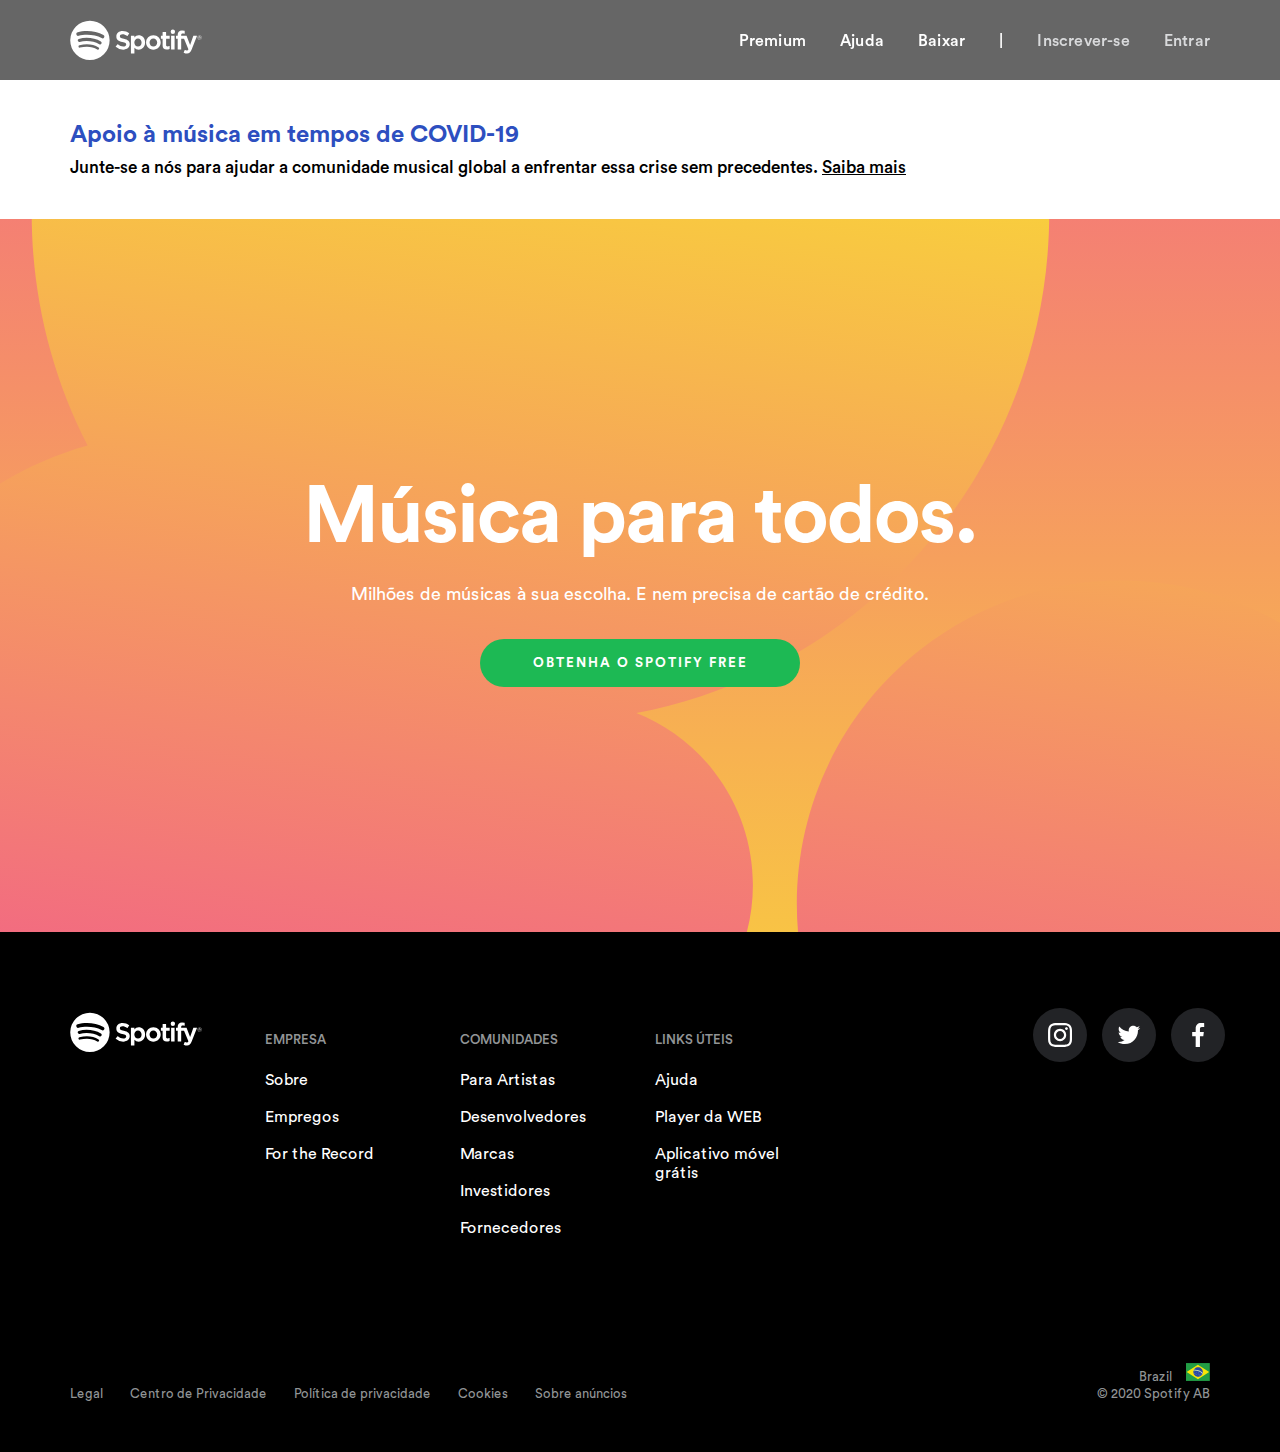
<file: Modulo-CSS/Spotify/index.html>
<!DOCTYPE html>
<html>

	<head>
		
		<meta charset="UTF-8" />
		<title>Música para todos - Spotify</title>
		<link rel="stylesheet" type="text/css" href="css/style.css" />

	</head>

	<body>
		
		<div id="index-container-1"> <!-- Inserir o gradiente -->

			<div id="index-container-2"> <!-- Inserir a imagem de background -->

				<div class="index-main-menu"> <!-- Definir cor, altura e largura do menu principal-->

					<div class="index-main-menu-dimensions"> <!-- Definindo o alinhamento do menu principal -->

						<div class="index-logo"> <!-- Logo do menu principal -->
							
							<svg viewBox="0 0 63 20" xmlns="http://www.w3.org/2000/svg" preserveAspectRatio="xMidYMin meet"><g fill-rule="evenodd" class="svelte-1gcdbl9"><path d="M61.842 9.506a1.02 1.02 0 0 1-1.023-1.024c0-.562.453-1.03 1.029-1.03a1.02 1.02 0 0 1 1.023 1.024 1.03 1.03 0 0 1-1.029 1.03m.006-1.952a.915.915 0 0 0-.922.928c0 .51.394.921.916.921a.916.916 0 0 0 .922-.927.908.908 0 0 0-.916-.922m.226 1.027l.29.406h-.244l-.26-.372h-.225v.372h-.204V7.912h.48c.249 0 .413.128.413.343 0 .176-.102.284-.25.326m-.172-.485h-.267v.34h.267c.133 0 .212-.065.212-.17 0-.11-.08-.17-.212-.17m-12.804-3.52a1.043 1.043 0 1 0-.001 2.086 1.043 1.043 0 0 0 0-2.087m.72 2.89h-1.454a.107.107 0 0 0-.106.107v6.346c0 .06.047.107.106.107h1.455a.107.107 0 0 0 .107-.107V7.572a.107.107 0 0 0-.107-.107m3.233.006v-.2c0-.592.227-.856.736-.856.303 0 .546.06.82.152a.106.106 0 0 0 .14-.102V5.24a.107.107 0 0 0-.076-.102 3.993 3.993 0 0 0-1.21-.174c-1.343 0-2.053.757-2.053 2.188v.308h-.699a.107.107 0 0 0-.107.106v1.257c0 .059.048.107.107.107h.699v4.99c0 .058.047.106.106.106h1.455a.107.107 0 0 0 .106-.107v-4.99h1.358l2.081 4.99c-.236.523-.468.628-.785.628-.257 0-.527-.077-.803-.228a.109.109 0 0 0-.084-.008.106.106 0 0 0-.063.058l-.493 1.081a.106.106 0 0 0 .045.138c.515.279.98.398 1.554.398 1.074 0 1.668-.5 2.191-1.847L60.6 7.617a.106.106 0 0 0-.099-.146h-1.514a.107.107 0 0 0-.1.072l-1.552 4.431-1.7-4.434a.106.106 0 0 0-.099-.069h-2.485m-5.577-.006h-1.6V5.828a.106.106 0 0 0-.107-.106h-1.455a.107.107 0 0 0-.106.106v1.637h-.7a.106.106 0 0 0-.106.107v1.25c0 .059.048.107.106.107h.7v3.234c0 1.308.65 1.97 1.934 1.97.522 0 .954-.107 1.362-.338a.106.106 0 0 0 .054-.093v-1.19a.106.106 0 0 0-.154-.096c-.28.141-.551.206-.854.206-.467 0-.675-.211-.675-.686V8.929h1.6a.106.106 0 0 0 .107-.107v-1.25a.106.106 0 0 0-.106-.107m-7.671-.133c-1.96 0-3.497 1.51-3.497 3.437 0 1.907 1.526 3.4 3.473 3.4 1.967 0 3.508-1.504 3.508-3.424 0-1.914-1.53-3.413-3.484-3.413m0 5.362c-1.043 0-1.83-.838-1.83-1.95 0-1.115.76-1.924 1.806-1.924 1.05 0 1.84.838 1.84 1.95 0 1.115-.763 1.924-1.816 1.924m-7.014-5.362c-.82 0-1.492.323-2.046.984v-.744a.107.107 0 0 0-.106-.107h-1.455a.107.107 0 0 0-.106.107v8.27c0 .058.048.106.106.106h1.455a.107.107 0 0 0 .106-.106v-2.61c.555.621 1.227.925 2.046.925 1.522 0 3.063-1.172 3.063-3.412s-1.54-3.413-3.063-3.413m1.372 3.413c0 1.14-.703 1.937-1.709 1.937-.995 0-1.745-.833-1.745-1.937s.75-1.937 1.745-1.937c.99 0 1.71.814 1.71 1.937m-8.437-1.81c-1.624-.388-1.913-.66-1.913-1.231 0-.54.508-.903 1.264-.903.732 0 1.459.275 2.22.843a.107.107 0 0 0 .15-.023l.794-1.119a.107.107 0 0 0-.02-.144c-.906-.728-1.927-1.081-3.12-1.081-1.755 0-2.98 1.052-2.98 2.559 0 1.615 1.057 2.187 2.884 2.628 1.554.358 1.817.658 1.817 1.195 0 .594-.53.963-1.385.963-.948 0-1.721-.32-2.587-1.068a.11.11 0 0 0-.078-.026.105.105 0 0 0-.073.038l-.89 1.058a.105.105 0 0 0 .011.148 5.303 5.303 0 0 0 3.581 1.373c1.89 0 3.112-1.033 3.112-2.631 0-1.351-.807-2.098-2.787-2.58M9.507.305a9.41 9.41 0 1 0 0 18.82 9.41 9.41 0 0 0 0-18.82m4.316 13.572a.586.586 0 0 1-.807.195c-2.21-1.35-4.99-1.655-8.266-.907a.586.586 0 1 1-.261-1.143c3.584-.82 6.659-.467 9.139 1.049.276.169.363.53.195.806m1.15-2.562a.734.734 0 0 1-1.008.242c-2.529-1.555-6.385-2.005-9.377-1.097a.735.735 0 0 1-.426-1.404c3.418-1.037 7.666-.534 10.57 1.25a.734.734 0 0 1 .242 1.01m.1-2.669C12.04 6.846 7.036 6.68 4.141 7.56a.88.88 0 1 1-.511-1.684c3.323-1.01 8.849-.814 12.34 1.258a.88.88 0 0 1-.898 1.514"></path></g></svg>

						</div> <!-- index-logo -->

						<div class="index-menu-itens"> <!-- Itens do menu principal --> 

							<ul> <!-- Lista com os itens que compõem o menu principal -->
								<li>Premium</li>
								<li>Ajuda</li>
								<li>Baixar</li>
								<li>|</li>
								<li id="item-5">Inscrever-se</li>
								<li id="item-6">Entrar</li>
							</ul>

						</div> <!-- index-menu-itens -->

					</div> <!-- index-main-menu-dimensions -->

				</div> <!-- index-main-menu -->

				<div id="index-banner-covid"> <!-- Banner sobre o Covid-19 -->

					<div id="banner-covid-dimensions">
							
						<p id="banner-covid-title">Apoio à música em tempos de COVID-19</p>
						<p id="banner-covid-content">Junte-se a nós para ajudar a comunidade musical global a enfrentar essa crise sem precedentes. <a href="https://covid19musicrelief.byspotify.com/?_ga=2.248134912.60775149.1587141229-1380028831.1542368044" target="_blank">Saiba mais</a></p>

					</div> <!-- banner-covid-dimensions -->

				</div> <!-- index-banner-covid -->

				<div id="index-banner-main"> <!-- Seção principal da página -->
						
					<h1>Música para todos.</h1>
					<p>Milhões de músicas à sua escolha. E nem precisa de cartão de crédito.</p>
					<button>Obtenha o Spotify Free</button>

				</div> <!-- index-banner-main -->
			
			</div> <!-- index-container-2 -->

		</div> <!-- index-container-1 -->

		<div id="index-footer-container"> <!-- Container of footer -->

			<div id="index-footer-dimensions">

				<div class="index-footer-content"> <!-- Separar os conteúdos do footer igualmente -->
					
					<div class="index-logo"> <!-- Logo do menu principal -->
								
						<svg viewBox="0 0 63 20" xmlns="http://www.w3.org/2000/svg" preserveAspectRatio="xMidYMin meet"><g fill-rule="evenodd" class="svelte-1gcdbl9"><path d="M61.842 9.506a1.02 1.02 0 0 1-1.023-1.024c0-.562.453-1.03 1.029-1.03a1.02 1.02 0 0 1 1.023 1.024 1.03 1.03 0 0 1-1.029 1.03m.006-1.952a.915.915 0 0 0-.922.928c0 .51.394.921.916.921a.916.916 0 0 0 .922-.927.908.908 0 0 0-.916-.922m.226 1.027l.29.406h-.244l-.26-.372h-.225v.372h-.204V7.912h.48c.249 0 .413.128.413.343 0 .176-.102.284-.25.326m-.172-.485h-.267v.34h.267c.133 0 .212-.065.212-.17 0-.11-.08-.17-.212-.17m-12.804-3.52a1.043 1.043 0 1 0-.001 2.086 1.043 1.043 0 0 0 0-2.087m.72 2.89h-1.454a.107.107 0 0 0-.106.107v6.346c0 .06.047.107.106.107h1.455a.107.107 0 0 0 .107-.107V7.572a.107.107 0 0 0-.107-.107m3.233.006v-.2c0-.592.227-.856.736-.856.303 0 .546.06.82.152a.106.106 0 0 0 .14-.102V5.24a.107.107 0 0 0-.076-.102 3.993 3.993 0 0 0-1.21-.174c-1.343 0-2.053.757-2.053 2.188v.308h-.699a.107.107 0 0 0-.107.106v1.257c0 .059.048.107.107.107h.699v4.99c0 .058.047.106.106.106h1.455a.107.107 0 0 0 .106-.107v-4.99h1.358l2.081 4.99c-.236.523-.468.628-.785.628-.257 0-.527-.077-.803-.228a.109.109 0 0 0-.084-.008.106.106 0 0 0-.063.058l-.493 1.081a.106.106 0 0 0 .045.138c.515.279.98.398 1.554.398 1.074 0 1.668-.5 2.191-1.847L60.6 7.617a.106.106 0 0 0-.099-.146h-1.514a.107.107 0 0 0-.1.072l-1.552 4.431-1.7-4.434a.106.106 0 0 0-.099-.069h-2.485m-5.577-.006h-1.6V5.828a.106.106 0 0 0-.107-.106h-1.455a.107.107 0 0 0-.106.106v1.637h-.7a.106.106 0 0 0-.106.107v1.25c0 .059.048.107.106.107h.7v3.234c0 1.308.65 1.97 1.934 1.97.522 0 .954-.107 1.362-.338a.106.106 0 0 0 .054-.093v-1.19a.106.106 0 0 0-.154-.096c-.28.141-.551.206-.854.206-.467 0-.675-.211-.675-.686V8.929h1.6a.106.106 0 0 0 .107-.107v-1.25a.106.106 0 0 0-.106-.107m-7.671-.133c-1.96 0-3.497 1.51-3.497 3.437 0 1.907 1.526 3.4 3.473 3.4 1.967 0 3.508-1.504 3.508-3.424 0-1.914-1.53-3.413-3.484-3.413m0 5.362c-1.043 0-1.83-.838-1.83-1.95 0-1.115.76-1.924 1.806-1.924 1.05 0 1.84.838 1.84 1.95 0 1.115-.763 1.924-1.816 1.924m-7.014-5.362c-.82 0-1.492.323-2.046.984v-.744a.107.107 0 0 0-.106-.107h-1.455a.107.107 0 0 0-.106.107v8.27c0 .058.048.106.106.106h1.455a.107.107 0 0 0 .106-.106v-2.61c.555.621 1.227.925 2.046.925 1.522 0 3.063-1.172 3.063-3.412s-1.54-3.413-3.063-3.413m1.372 3.413c0 1.14-.703 1.937-1.709 1.937-.995 0-1.745-.833-1.745-1.937s.75-1.937 1.745-1.937c.99 0 1.71.814 1.71 1.937m-8.437-1.81c-1.624-.388-1.913-.66-1.913-1.231 0-.54.508-.903 1.264-.903.732 0 1.459.275 2.22.843a.107.107 0 0 0 .15-.023l.794-1.119a.107.107 0 0 0-.02-.144c-.906-.728-1.927-1.081-3.12-1.081-1.755 0-2.98 1.052-2.98 2.559 0 1.615 1.057 2.187 2.884 2.628 1.554.358 1.817.658 1.817 1.195 0 .594-.53.963-1.385.963-.948 0-1.721-.32-2.587-1.068a.11.11 0 0 0-.078-.026.105.105 0 0 0-.073.038l-.89 1.058a.105.105 0 0 0 .011.148 5.303 5.303 0 0 0 3.581 1.373c1.89 0 3.112-1.033 3.112-2.631 0-1.351-.807-2.098-2.787-2.58M9.507.305a9.41 9.41 0 1 0 0 18.82 9.41 9.41 0 0 0 0-18.82m4.316 13.572a.586.586 0 0 1-.807.195c-2.21-1.35-4.99-1.655-8.266-.907a.586.586 0 1 1-.261-1.143c3.584-.82 6.659-.467 9.139 1.049.276.169.363.53.195.806m1.15-2.562a.734.734 0 0 1-1.008.242c-2.529-1.555-6.385-2.005-9.377-1.097a.735.735 0 0 1-.426-1.404c3.418-1.037 7.666-.534 10.57 1.25a.734.734 0 0 1 .242 1.01m.1-2.669C12.04 6.846 7.036 6.68 4.141 7.56a.88.88 0 1 1-.511-1.684c3.323-1.01 8.849-.814 12.34 1.258a.88.88 0 0 1-.898 1.514"></path></g></svg>

					</div> <!-- index-logo -->

				</div> <!-- index-footer-content -->

				<div class="index-footer-content">
					
					<ul>
						<li class="ifc-first">Empresa</li>
						<li>Sobre</li>
						<li>Empregos</li>
						<li>For the Record</li>
					</ul>

				</div><!-- index-footer-content -->

				<div class="index-footer-content">
					
					<ul>
						<li class="ifc-first">Comunidades</li>
						<li>Para Artistas</li>
						<li>Desenvolvedores</li>
						<li>Marcas</li>
						<li>Investidores</li>
						<li>Fornecedores</li>
					</ul>

				</div><!-- index-footer-content -->

				<div class="index-footer-content">
					
					<ul>
						<li class="ifc-first">Links Úteis</li>
						<li>Ajuda</li>
						<li>Player da WEB</li>
						<li>Aplicativo móvel grátis</li>
					</ul>

				</div><!-- index-footer-content -->

				<div class="social-media-footer">
					
					<ul>
						<li><img src="imagens/icon-instagram.svg" /></li>
						<li><img src="imagens/icon-twitter.svg" /></li>
						<li><img src="imagens/icon-facebook.svg" /></li>
					</ul>

				</div><!-- index-footer-content -->

				<div id="country-footer">
					
					<spam id="country-name">Brazil</spam>
					<img id="country-icon" src="imagens/icon-flag.svg" />

				</div> <!-- country-footer -->

				<div id="footer-things">
					
					<span>Legal</span>
					<span>Centro de Privacidade</span>
					<span>Política de privacidade</span>
					<span>Cookies</span>
					<span>Sobre anúncios</span>
					<div><span>&copy; 2020 Spotify AB</span></div>

				</div> <!-- footer-things -->

			</div> <!-- index-footer-dimensions -->
			
		</div> <!-- index-footer-container -->

	</body>

</html>
</file>
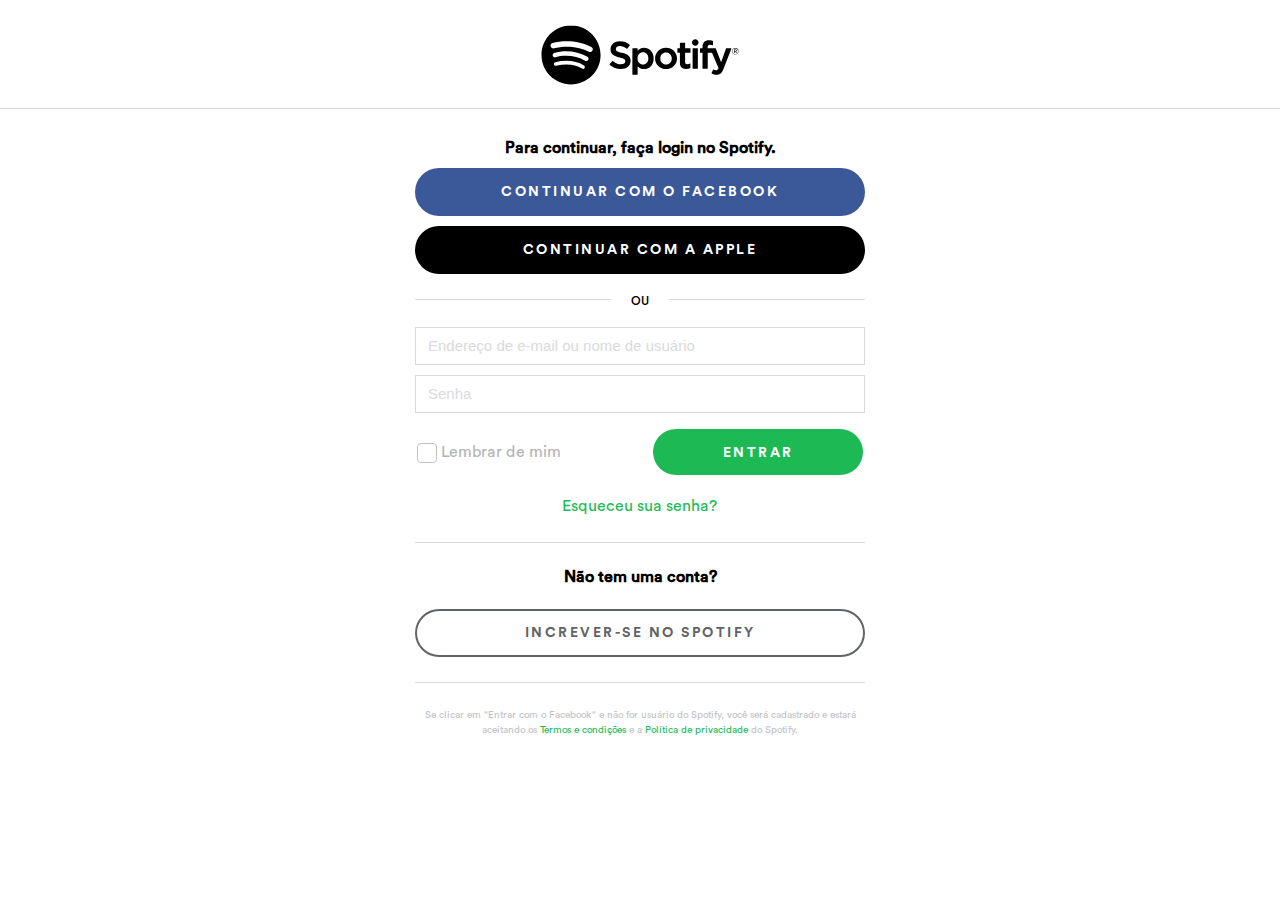
<file: Modulo-CSS/Spotify/login.html>
<!DOCTYPE html>
<html>

	<head>
		
		<meta charset="UTF-8" />
		<title>Login - Spotify</title>
		<link rel="stylesheet" type="text/css" href="css/style.css" />

	</head>

	<body>
		
		<div id="login-header"> <!-- Contém o cabeçalho (logo) -->
			
				<img src="imagens/logo-black.svg" alt="Logo Spotify" />

		</div> <!--login-header -->

		<div id="login-content-container">

			<form>
				
				<h4>Para continuar, faça login no Spotify.</h4>

				<button>Continuar com o Facebook</button>

				<button>Continuar com a Apple</button>

				<div class="login-content-divisor">
					<span>OU</span>
				</div> <!-- login-content-divisor -->

				<input type="text" name="username" placeholder="Endereço de e-mail ou nome de usuário" />

				<input type="password" name="pass" placeholder="Senha" />

				<div id="login-content-check">
					<input type="checkbox" name="remember-me" id="check1" />
					<label for="check1"></label>
					<span>Lembrar de mim</span>
				</div> <!-- login-content-check -->

				<div id="login-content-getin">
					<button>Entrar</button>
				</div> <!-- login-content-getin -->

				<a id="forget-password" href="https://www.spotify.com/br/password-reset/">Esqueceu sua senha?</a>

				<div class="login-content-divisor"></div> <!-- login-content-divisor -->

				<h4>Não tem uma conta?</h4>

				<button>Increver-se no Spotify</button>

				<div class="login-content-divisor"></div> <!-- login-content-divisor -->
				
				<p>Se clicar em "Entrar com o Facebook" e não for usuário do Spotify, você será cadastrado e estará aceitando os <a>Termos e condições</a> e a <a>Política de privacidade</a> do Spotify.</p>

			</form>

		</div> <!-- login-content-container -->

	</body>

</html>
</file>
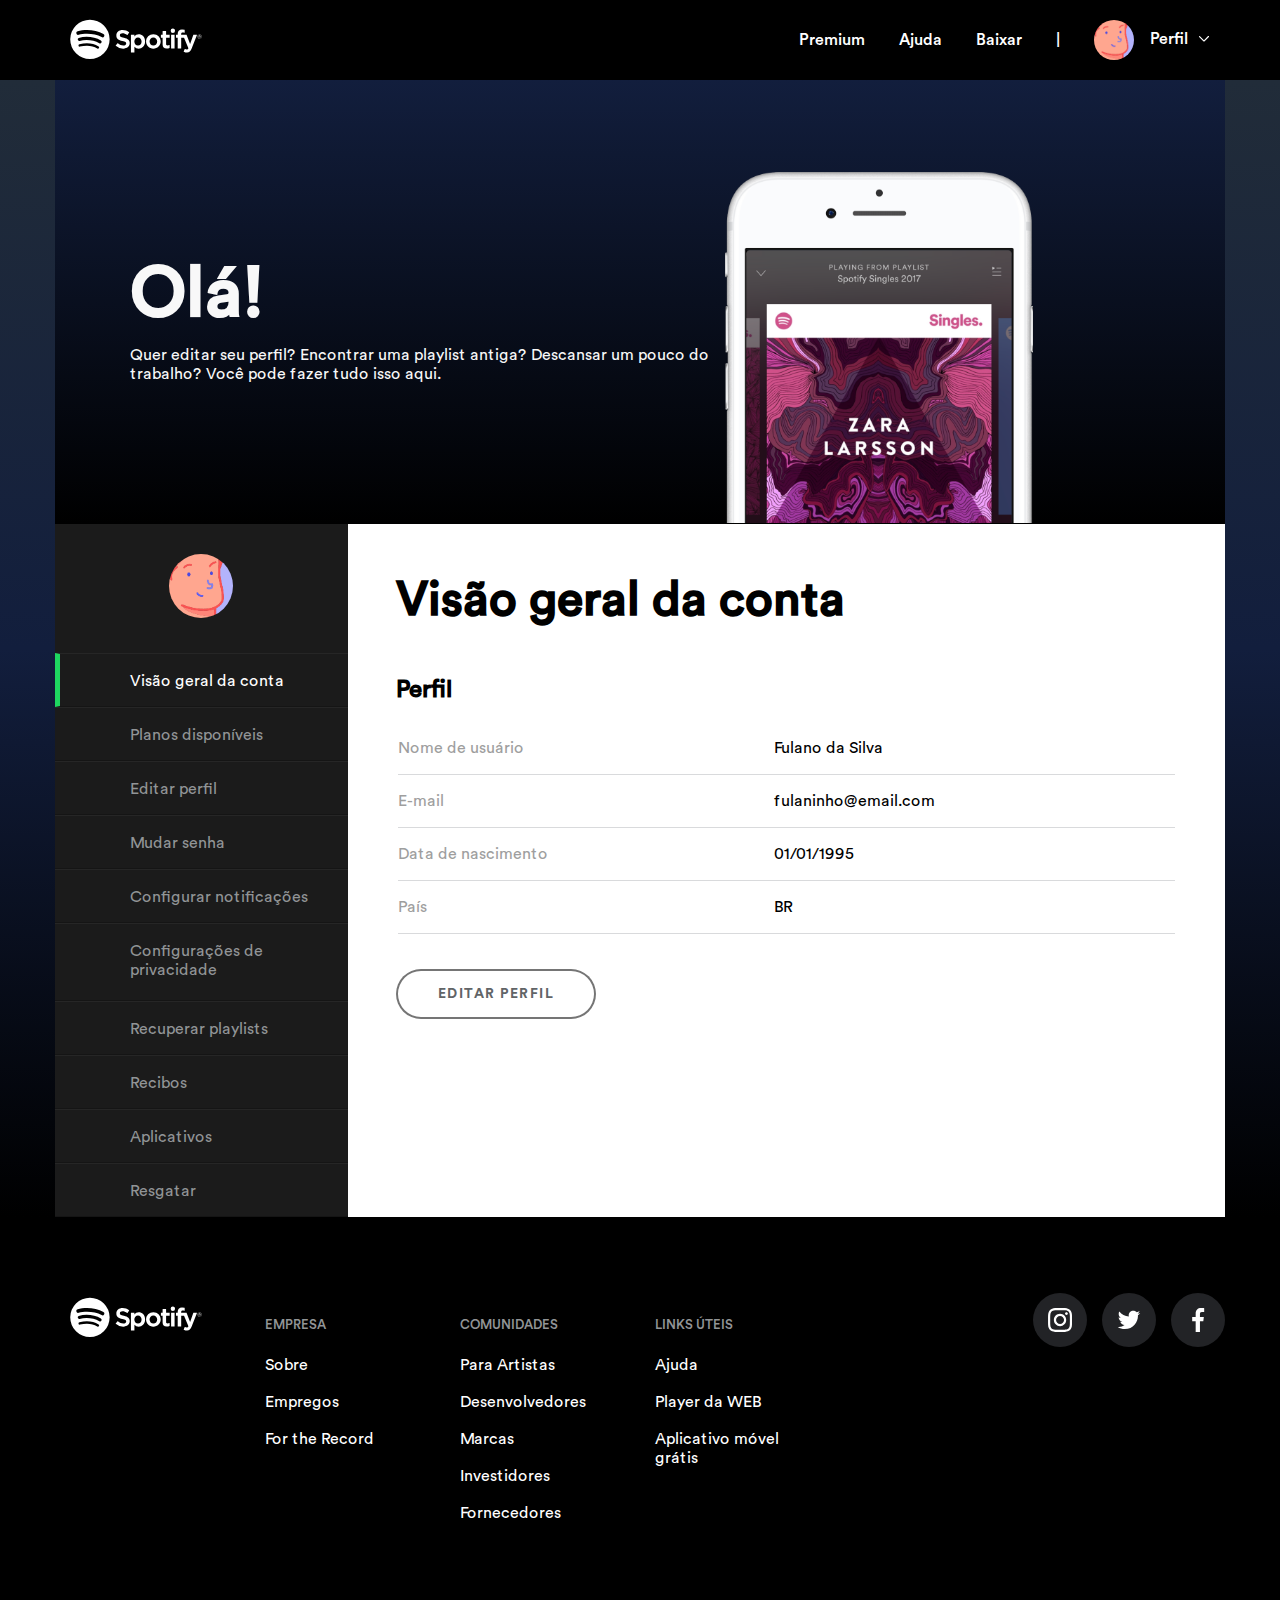
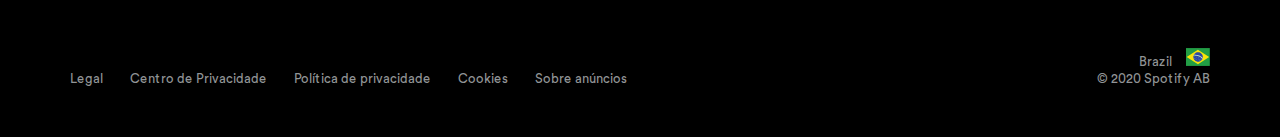
<file: Modulo-CSS/Spotify/overview.html>
<!DOCTYPE html>
<html>

	<head>
		
		<meta charset="UTF-8" />
		<title>Visão geral da conta - Spotify</title>
		<link rel="stylesheet" type="text/css" href="css/style.css" />

	</head>

	<body>
		
		<div id="ovv-main-menu"> <!-- Definir cor e dimensionamento do menu principal -->

			<div id="ovv-main-menu-dimensions"> <!-- Colocando uma margem no menu -->
								
				<svg viewBox="0 0 63 20" xmlns="http://www.w3.org/2000/svg" preserveAspectRatio="xMidYMin meet"><g fill-rule="evenodd" class="svelte-1gcdbl9"><path d="M61.842 9.506a1.02 1.02 0 0 1-1.023-1.024c0-.562.453-1.03 1.029-1.03a1.02 1.02 0 0 1 1.023 1.024 1.03 1.03 0 0 1-1.029 1.03m.006-1.952a.915.915 0 0 0-.922.928c0 .51.394.921.916.921a.916.916 0 0 0 .922-.927.908.908 0 0 0-.916-.922m.226 1.027l.29.406h-.244l-.26-.372h-.225v.372h-.204V7.912h.48c.249 0 .413.128.413.343 0 .176-.102.284-.25.326m-.172-.485h-.267v.34h.267c.133 0 .212-.065.212-.17 0-.11-.08-.17-.212-.17m-12.804-3.52a1.043 1.043 0 1 0-.001 2.086 1.043 1.043 0 0 0 0-2.087m.72 2.89h-1.454a.107.107 0 0 0-.106.107v6.346c0 .06.047.107.106.107h1.455a.107.107 0 0 0 .107-.107V7.572a.107.107 0 0 0-.107-.107m3.233.006v-.2c0-.592.227-.856.736-.856.303 0 .546.06.82.152a.106.106 0 0 0 .14-.102V5.24a.107.107 0 0 0-.076-.102 3.993 3.993 0 0 0-1.21-.174c-1.343 0-2.053.757-2.053 2.188v.308h-.699a.107.107 0 0 0-.107.106v1.257c0 .059.048.107.107.107h.699v4.99c0 .058.047.106.106.106h1.455a.107.107 0 0 0 .106-.107v-4.99h1.358l2.081 4.99c-.236.523-.468.628-.785.628-.257 0-.527-.077-.803-.228a.109.109 0 0 0-.084-.008.106.106 0 0 0-.063.058l-.493 1.081a.106.106 0 0 0 .045.138c.515.279.98.398 1.554.398 1.074 0 1.668-.5 2.191-1.847L60.6 7.617a.106.106 0 0 0-.099-.146h-1.514a.107.107 0 0 0-.1.072l-1.552 4.431-1.7-4.434a.106.106 0 0 0-.099-.069h-2.485m-5.577-.006h-1.6V5.828a.106.106 0 0 0-.107-.106h-1.455a.107.107 0 0 0-.106.106v1.637h-.7a.106.106 0 0 0-.106.107v1.25c0 .059.048.107.106.107h.7v3.234c0 1.308.65 1.97 1.934 1.97.522 0 .954-.107 1.362-.338a.106.106 0 0 0 .054-.093v-1.19a.106.106 0 0 0-.154-.096c-.28.141-.551.206-.854.206-.467 0-.675-.211-.675-.686V8.929h1.6a.106.106 0 0 0 .107-.107v-1.25a.106.106 0 0 0-.106-.107m-7.671-.133c-1.96 0-3.497 1.51-3.497 3.437 0 1.907 1.526 3.4 3.473 3.4 1.967 0 3.508-1.504 3.508-3.424 0-1.914-1.53-3.413-3.484-3.413m0 5.362c-1.043 0-1.83-.838-1.83-1.95 0-1.115.76-1.924 1.806-1.924 1.05 0 1.84.838 1.84 1.95 0 1.115-.763 1.924-1.816 1.924m-7.014-5.362c-.82 0-1.492.323-2.046.984v-.744a.107.107 0 0 0-.106-.107h-1.455a.107.107 0 0 0-.106.107v8.27c0 .058.048.106.106.106h1.455a.107.107 0 0 0 .106-.106v-2.61c.555.621 1.227.925 2.046.925 1.522 0 3.063-1.172 3.063-3.412s-1.54-3.413-3.063-3.413m1.372 3.413c0 1.14-.703 1.937-1.709 1.937-.995 0-1.745-.833-1.745-1.937s.75-1.937 1.745-1.937c.99 0 1.71.814 1.71 1.937m-8.437-1.81c-1.624-.388-1.913-.66-1.913-1.231 0-.54.508-.903 1.264-.903.732 0 1.459.275 2.22.843a.107.107 0 0 0 .15-.023l.794-1.119a.107.107 0 0 0-.02-.144c-.906-.728-1.927-1.081-3.12-1.081-1.755 0-2.98 1.052-2.98 2.559 0 1.615 1.057 2.187 2.884 2.628 1.554.358 1.817.658 1.817 1.195 0 .594-.53.963-1.385.963-.948 0-1.721-.32-2.587-1.068a.11.11 0 0 0-.078-.026.105.105 0 0 0-.073.038l-.89 1.058a.105.105 0 0 0 .011.148 5.303 5.303 0 0 0 3.581 1.373c1.89 0 3.112-1.033 3.112-2.631 0-1.351-.807-2.098-2.787-2.58M9.507.305a9.41 9.41 0 1 0 0 18.82 9.41 9.41 0 0 0 0-18.82m4.316 13.572a.586.586 0 0 1-.807.195c-2.21-1.35-4.99-1.655-8.266-.907a.586.586 0 1 1-.261-1.143c3.584-.82 6.659-.467 9.139 1.049.276.169.363.53.195.806m1.15-2.562a.734.734 0 0 1-1.008.242c-2.529-1.555-6.385-2.005-9.377-1.097a.735.735 0 0 1-.426-1.404c3.418-1.037 7.666-.534 10.57 1.25a.734.734 0 0 1 .242 1.01m.1-2.669C12.04 6.846 7.036 6.68 4.141 7.56a.88.88 0 1 1-.511-1.684c3.323-1.01 8.849-.814 12.34 1.258a.88.88 0 0 1-.898 1.514"></path></g></svg>

				<ul> <!-- Itens do menu principal -->
						
					<li>Premium</li>
					<li>Ajuda</li>
					<li>Baixar</li>
					<li>|</li>
					<li>
						<img src="imagens/user-icon.png" />Perfil
						<svg viewBox="0 0 1024 1024" style="" class="svelte-13ynk3t"><path d="M476.455 806.696L95.291 425.532Q80.67 410.911 80.67 390.239t14.621-34.789 35.293-14.117 34.789 14.117L508.219 698.8l349.4-349.4q14.621-14.117 35.293-14.117t34.789 14.117 14.117 34.789-14.117 34.789L546.537 800.142q-19.159 19.159-38.318 19.159t-31.764-12.605z"></path></svg>
					</li>
						
				</ul> 

			</div> <!-- ovv-main-menu-dimensions -->
			
		</div> <!-- ovv-main-menu -->

		<div id="ovv-content-container"> <!-- Definir o gradiente do fundo -->
			
			<div id="ovv-content-dimensions"> <!-- Definir a estrutura e o tamanho do conteúdo -->
				
				<div id="ovv-content-banner">

					<div id="ovv-banner-text">
					
					<h1>Olá!</h1>
					<p>Quer editar seu perfil? Encontrar uma playlist antiga? Descansar um pouco do trabalho? Você pode fazer tudo isso aqui.</p>

					</div>

					<img src="imagens/iphone.png" alt="Spotify em smartphone" />

				</div> <!-- ovv-content-banner -->


				<div id="ovv-content-main"> <!-- Menu lateral e Informações -->
					
					<div id="ovv-side-menu">

						<div id="ovv-usericon">

							<img src="imagens/user-icon.png" alt="Ícone do usuário" />

						</div> <!-- ovv-usericon -->

						<ul> <!-- Lista com os itens do menu lateral -->
							
							<li>Visão geral da conta</li>
							<li>Planos disponíveis</li>
							<li>Editar perfil</li>
							<li>Mudar senha</li>
							<li>Configurar notificações</li>
							<li>Configurações de privacidade</li>
							<li>Recuperar playlists</li>
							<li>Recibos</li>
							<li>Aplicativos</li>
							<li>Resgatar</li>

						</ul>

					</div> <!-- ovv-side-menu -->

					<div id="ovv-overview"> <!-- Informações Gerais da Conta -->

						<div>
							
							<h1>Visão geral da conta</h1>
							<h3>Perfil</h3>
							<table>
								<tbody>
									<tr>
										<td>Nome de usuário</td>
										<td>Fulano da Silva</td>
									</tr>
									<tr>
										<td>E-mail</td>
										<td>fulaninho@email.com</td>
									</tr>
									<tr>
										<td>Data de nascimento</td>
										<td>01/01/1995</td>
									</tr>
									<tr>
										<td>País</td>
										<td>BR</td>
									</tr>
								</tbody>
							</table>

							<button>Editar Perfil</button>

						</div>

					</div> <!-- ovv-overview -->

				</div> <!-- ovv-content-main -->

			</div><!-- ovv-content-dimensions -->

		</div> <!-- ovv-content-container -->

		
		<div id="index-footer-container"> <!-- Container of footer -->

			<div id="index-footer-dimensions">

				<div class="index-footer-content"> <!-- Separar os conteúdos do footer igualmente -->
					
					<div class="index-logo"> <!-- Logo do menu principal -->
								
						<svg viewBox="0 0 63 20" xmlns="http://www.w3.org/2000/svg" preserveAspectRatio="xMidYMin meet"><g fill-rule="evenodd" class="svelte-1gcdbl9"><path d="M61.842 9.506a1.02 1.02 0 0 1-1.023-1.024c0-.562.453-1.03 1.029-1.03a1.02 1.02 0 0 1 1.023 1.024 1.03 1.03 0 0 1-1.029 1.03m.006-1.952a.915.915 0 0 0-.922.928c0 .51.394.921.916.921a.916.916 0 0 0 .922-.927.908.908 0 0 0-.916-.922m.226 1.027l.29.406h-.244l-.26-.372h-.225v.372h-.204V7.912h.48c.249 0 .413.128.413.343 0 .176-.102.284-.25.326m-.172-.485h-.267v.34h.267c.133 0 .212-.065.212-.17 0-.11-.08-.17-.212-.17m-12.804-3.52a1.043 1.043 0 1 0-.001 2.086 1.043 1.043 0 0 0 0-2.087m.72 2.89h-1.454a.107.107 0 0 0-.106.107v6.346c0 .06.047.107.106.107h1.455a.107.107 0 0 0 .107-.107V7.572a.107.107 0 0 0-.107-.107m3.233.006v-.2c0-.592.227-.856.736-.856.303 0 .546.06.82.152a.106.106 0 0 0 .14-.102V5.24a.107.107 0 0 0-.076-.102 3.993 3.993 0 0 0-1.21-.174c-1.343 0-2.053.757-2.053 2.188v.308h-.699a.107.107 0 0 0-.107.106v1.257c0 .059.048.107.107.107h.699v4.99c0 .058.047.106.106.106h1.455a.107.107 0 0 0 .106-.107v-4.99h1.358l2.081 4.99c-.236.523-.468.628-.785.628-.257 0-.527-.077-.803-.228a.109.109 0 0 0-.084-.008.106.106 0 0 0-.063.058l-.493 1.081a.106.106 0 0 0 .045.138c.515.279.98.398 1.554.398 1.074 0 1.668-.5 2.191-1.847L60.6 7.617a.106.106 0 0 0-.099-.146h-1.514a.107.107 0 0 0-.1.072l-1.552 4.431-1.7-4.434a.106.106 0 0 0-.099-.069h-2.485m-5.577-.006h-1.6V5.828a.106.106 0 0 0-.107-.106h-1.455a.107.107 0 0 0-.106.106v1.637h-.7a.106.106 0 0 0-.106.107v1.25c0 .059.048.107.106.107h.7v3.234c0 1.308.65 1.97 1.934 1.97.522 0 .954-.107 1.362-.338a.106.106 0 0 0 .054-.093v-1.19a.106.106 0 0 0-.154-.096c-.28.141-.551.206-.854.206-.467 0-.675-.211-.675-.686V8.929h1.6a.106.106 0 0 0 .107-.107v-1.25a.106.106 0 0 0-.106-.107m-7.671-.133c-1.96 0-3.497 1.51-3.497 3.437 0 1.907 1.526 3.4 3.473 3.4 1.967 0 3.508-1.504 3.508-3.424 0-1.914-1.53-3.413-3.484-3.413m0 5.362c-1.043 0-1.83-.838-1.83-1.95 0-1.115.76-1.924 1.806-1.924 1.05 0 1.84.838 1.84 1.95 0 1.115-.763 1.924-1.816 1.924m-7.014-5.362c-.82 0-1.492.323-2.046.984v-.744a.107.107 0 0 0-.106-.107h-1.455a.107.107 0 0 0-.106.107v8.27c0 .058.048.106.106.106h1.455a.107.107 0 0 0 .106-.106v-2.61c.555.621 1.227.925 2.046.925 1.522 0 3.063-1.172 3.063-3.412s-1.54-3.413-3.063-3.413m1.372 3.413c0 1.14-.703 1.937-1.709 1.937-.995 0-1.745-.833-1.745-1.937s.75-1.937 1.745-1.937c.99 0 1.71.814 1.71 1.937m-8.437-1.81c-1.624-.388-1.913-.66-1.913-1.231 0-.54.508-.903 1.264-.903.732 0 1.459.275 2.22.843a.107.107 0 0 0 .15-.023l.794-1.119a.107.107 0 0 0-.02-.144c-.906-.728-1.927-1.081-3.12-1.081-1.755 0-2.98 1.052-2.98 2.559 0 1.615 1.057 2.187 2.884 2.628 1.554.358 1.817.658 1.817 1.195 0 .594-.53.963-1.385.963-.948 0-1.721-.32-2.587-1.068a.11.11 0 0 0-.078-.026.105.105 0 0 0-.073.038l-.89 1.058a.105.105 0 0 0 .011.148 5.303 5.303 0 0 0 3.581 1.373c1.89 0 3.112-1.033 3.112-2.631 0-1.351-.807-2.098-2.787-2.58M9.507.305a9.41 9.41 0 1 0 0 18.82 9.41 9.41 0 0 0 0-18.82m4.316 13.572a.586.586 0 0 1-.807.195c-2.21-1.35-4.99-1.655-8.266-.907a.586.586 0 1 1-.261-1.143c3.584-.82 6.659-.467 9.139 1.049.276.169.363.53.195.806m1.15-2.562a.734.734 0 0 1-1.008.242c-2.529-1.555-6.385-2.005-9.377-1.097a.735.735 0 0 1-.426-1.404c3.418-1.037 7.666-.534 10.57 1.25a.734.734 0 0 1 .242 1.01m.1-2.669C12.04 6.846 7.036 6.68 4.141 7.56a.88.88 0 1 1-.511-1.684c3.323-1.01 8.849-.814 12.34 1.258a.88.88 0 0 1-.898 1.514"></path></g></svg>

					</div> <!-- index-logo -->

				</div> <!-- index-footer-content -->

				<div class="index-footer-content">
					
					<ul>
						<li class="ifc-first">Empresa</li>
						<li>Sobre</li>
						<li>Empregos</li>
						<li>For the Record</li>
					</ul>

				</div><!-- index-footer-content -->

				<div class="index-footer-content">
					
					<ul>
						<li class="ifc-first">Comunidades</li>
						<li>Para Artistas</li>
						<li>Desenvolvedores</li>
						<li>Marcas</li>
						<li>Investidores</li>
						<li>Fornecedores</li>
					</ul>

				</div><!-- index-footer-content -->

				<div class="index-footer-content">
					
					<ul>
						<li class="ifc-first">Links Úteis</li>
						<li>Ajuda</li>
						<li>Player da WEB</li>
						<li>Aplicativo móvel grátis</li>
					</ul>

				</div><!-- index-footer-content -->

				<div class="social-media-footer">
					
					<ul>
						<li><img src="imagens/icon-instagram.svg" /></li>
						<li><img src="imagens/icon-twitter.svg" /></li>
						<li><img src="imagens/icon-facebook.svg" /></li>
					</ul>

				</div><!-- index-footer-content -->

				<div id="country-footer">
					
					<spam id="country-name">Brazil</spam>
					<img id="country-icon" src="imagens/icon-flag.svg" />

				</div> <!-- country-footer -->

				<div id="footer-things">
					
					<span>Legal</span>
					<span>Centro de Privacidade</span>
					<span>Política de privacidade</span>
					<span>Cookies</span>
					<span>Sobre anúncios</span>
					<div><span>&copy; 2020 Spotify AB</span></div>

				</div> <!-- footer-things -->

			</div> <!-- index-footer-dimensions -->
			
		</div> <!-- index-footer-container -->

	</body>

</html>
</file>
<file: Modulo-CSS/Spotify/css/style.css>
@font-face{
	font-family: "Circular Medium";
	src: url(../fonts/CircularStd-Medium.woff);
}

@font-face{
	font-family: Circular;
	src: url(../fonts/CircularStd-Book.woff);
}

@font-face{
	font-family: "Circular Bold";
	src: url(../fonts/CircularStd-Bold.woff);
}

*{
	margin: 0px;
	padding: 0px;
}

html, body{
	height: 100%;
	font-family: "Circular Medium";
}

/*Estilo do index*/

#index-container-1{
	background: linear-gradient(#F037A5 -60%, #FAE62D 140%);
}

#index-container-2{
	width: 100%;
	height: 932px;
	background-image: url(../imagens/index-main-bg.svg);
	background-size: 1610px 1523px;
	background-position: center;
	background-repeat: no-repeat;
}

#index-banner-covid{
	height: 219px;
	background-color: #ffffff;
}

#banner-covid-dimensions{
	max-width: 1170px;
	margin: 0px auto;
	box-sizing: border-box;
	padding: 117px 15px 0px 15px;
}

#banner-covid-title{
	font-family: "Circular Bold";
	color: #2D4FC0;
	font-size: 24px;
	line-height: 36px;
	margin-bottom: 5px;
}

#banner-covid-content{
	color: #000000;
	font-size: 17.2px;
}

#banner-covid-content a{
	color: #000000;
}

.index-main-menu{
	width: 100%;
	height: 80px;
	background-color: rgba(0,0,0,0.6);
	position: fixed;
}

.index-main-menu-dimensions{
	max-width: 1170px;
	margin: 0px auto;
	box-sizing: border-box;
	padding: 0px 15px;
}

.index-logo{
	width: 132px;
}

.index-logo svg{
	width: 100%;
	fill: #ffffff;
	margin-top: 20px;
	float:left;
}

.index-menu-itens{
	float: right;
}

.index-menu-itens ul{
	list-style: none;
	display: inline-flex;
	color: #ffffff;
}

.index-menu-itens ul li{
	letter-spacing: 0.2px;
	padding: 32px 17px 0px 17px;
}

#item-5{
	color: #d9dadc;
}

#item-6{
	color: #d9dadc;
	padding-right: 0px;
}

#index-banner-main{
	width: 1140px;
	padding: 250px 15px;
	margin: 0 auto;
	text-align: center;
	box-sizing: border-box;
}

#index-banner-main h1{
	font-family: "Circular Bold";
	font-size: 80px;
	color: #ffffff;
	margin-bottom: 18px;
	box-sizing: border-box;
	letter-spacing: -2px;
}

#index-banner-main p{
	font-family: Circular;
	font-size: 18px;
	color: #ffffff;
	margin-bottom: 18px;
}

#index-banner-main button{
	width: 319.75px;
	height: 48px;
	font-family: "Circular Bold";
	color: #ffffff;
    	background-color: #1DB954;
    	border-radius: 500px;
    	padding: 16px 48px 18px;
    	border: 0px;
    	letter-spacing: 2px;
    	text-transform: uppercase;
    	margin-top: 16px;
}

#index-footer-container{
	padding: 80px 0px 50px;
	background-color: #000000;
}

#index-footer-dimensions{
	margin: 0px auto;
	width: 1170px;
}

.index-footer-content{
	width: 195px;
	height: 346px;
	padding: 0px 15px;
	display: inline-block;
	margin-right: -4px;
	font-family: "Circular";
	box-sizing: border-box;
}

.index-footer-content .index-logo svg{
	margin: 0px;
}

.index-footer-content ul{
	list-style: none;
	color: #ffffff;
	float: left;
}

.index-footer-content ul li{
	padding: 3px 0px 15px;
}

.index-footer-content ul li.ifc-first{
	font-family: "Circular Medium";
	margin: 20px 0;
	color: #919496;
	text-transform: uppercase;
	font-size: 13px;
	padding: 0px;
}

.social-media-footer{
	width: 300px;
	height: 346px;
	
	box-sizing: border-box;
	display: inline-block;
	float:right;
	text-align: right;
}

.social-media-footer ul li{
	list-style: none;
	margin: -4px;
	display: inline-block;
	width: 54px;
	height: 54px;
	border-radius: 50%;
	background-color: #222326;
	margin-right: 15px;
}

.social-media-footer ul li:last-of-type{
	margin-right: 0px;
}

.social-media-footer ul li img{
	display: block;
	width: 24px;
	height: 24px;
	margin: 15px auto;
}

#country-footer{
	text-align: right;
	padding: 0px 15px;
	box-sizing: border-box;
}

#country-name{
	font-size: 13px;
	font-family: "Circular";
	color: #919496;
}

#country-icon{
	margin-left: 10px;
	width: 24px;
	height: 18px;
}

#footer-things{
	padding: 0px 15px;
	box-sizing: border-box;
	font-size: 13px;
	font-family: "Circular";
	color: #919496;
}

#footer-things span{
	margin-right: 24px;
}

#footer-things div span:first-of-type{
	margin-right:0px;
}

#footer-things div{
	float: right;
}

/* Estilo da página de login */

#login-header{
	text-align: center;
	height: 72.656px;
	padding: 25px 0px 10px 0px;
	border-bottom: 1px solid #d9dadc;
	margin-bottom: 30px;
}

#login-header img{
	display: inline-block;
	width: 200px;
}

#login-content-container{
	width: 450px;
	margin: 0px auto;
	text-align: center;
}

#login-content-container button{
	background-color: #3b5998;
	color: #ffffff;
	font-size: 14px;
	text-transform: uppercase;
	border: none;
	width: 422px;
	height: 16px;
	box-sizing: content-box;
	padding: 16px 14px 16px 14px;
	border-radius: 500px;
	margin-top: 10px;
	font-family: "Circular Bold";
	letter-spacing: 2.5px;
}

#login-content-container button:nth-of-type(2){
	background-color: #000000;
}

.login-content-divisor{
    	border-top: 1px solid #d9dadc;
    	margin: 25px 0px;
    	line-height: 1px;
}

.login-content-divisor span{
	font-size: 12px;
	padding: 0px 20px;
	background-color: #ffffff;
}

#login-content-container input{
	width: 100%;
	height: 38px;
	box-sizing: border-box;
	padding: 6px 12px;
	border: 1px solid #d9dadc;
	font-size: 15px;
}

::-webkit-input-placeholder {
   color: #d9dadc;
}

#login-content-container input:nth-of-type(2){
	margin: 10px 0px;
}

#login-content-check{
	text-align: left;
	display: inline-block;
	margin: -4px;
	width: 50%;
}

input[type=checkbox]{
	display: none;
}

label{
	display: inline-block;
	vertical-align: middle;
	width: 18px;
   	height: 18px;
   	border-radius: 4px;
   	border: 1px solid #c1c3c6;
}

input[type=checkbox]:checked + label{
	background-image: url(../imagens/icon-checked.svg);
	background-size: 16px;
   	background-repeat: no-repeat;
   	background-position: 50%;
	background-color: #1db954;
	border-color: #1db954;
}

#login-content-check span{
	position: relative;
	display:inline-block;
	color:#b4b4b4;
	font-family: Circular;

}

#login-content-getin{
	text-align: right;
	display: inline-block;
	margin: -4px;
	width: 50%;
}

#login-content-getin button:nth-of-type(1){
	background-color: #1db954;
	width: 182px;
	height: 14px;
}

#forget-password{
	text-decoration: none;
	font-family: Circular;
	color: #1db954;
	display: block;
	margin: 26px 0px;
}

#login-content-container h4:nth-of-type(2){
	margin: 12px 0px; 
}

#login-content-container button:nth-of-type(3){
	background-color: #ffffff;
	color: #616467;
	box-shadow: inset 0 0 0 2px #616467;
}

#login-content-container button:nth-of-type(3):hover{
	background-color: #616467;
	color: #ffffff;
}

#login-content-container p{
	color:#c1c3c6;
	font-size: 10px;
	font-family: Circular;
	line-height: 15px;
}

#login-content-container p a{
	text-decoration: none;
	color:#1db954;
}

/* Estilização da página de overview */

#ovv-main-menu{
	width: 100%;
	height: 80px;
	background-color: rgba(0,0,0,1);;
}

#ovv-main-menu-dimensions{
	width: 1170px;
	box-sizing: border-box;
	padding: 0px 15px;
	margin: 0 auto;
}


#ovv-main-menu-dimensions svg{
	width: 132px;
	fill: #ffffff;
	margin-top: 19px;
}


#ovv-main-menu-dimensions ul{
	list-style: none;
	display: inline-flex;
	float: right;
	color: #ffffff;
}

#ovv-main-menu-dimensions ul li{
	padding: 30.5px 17px;
}

#ovv-main-menu-dimensions ul li:last-child{
	padding-right: 0px;
	padding-top: 20px;
	vertical-align: middle;
}

#ovv-main-menu-dimensions ul li img{
	width: 40px;
	height: 40px;
	border-radius: 50%;
	margin-right: 16px;
	vertical-align: middle;
}

#ovv-main-menu-dimensions ul li svg{
	width: 12px;
    	height: 12px;
    	margin-left: 6px;
    	margin-top: 0;
}

#ovv-content-container{
	background-image: linear-gradient(#212c39, #121e3d 50%, #000);
	background-repeat: no-repeat;
}

#ovv-content-dimensions{
	width: 1170px;
	margin: 0 auto;
}

#ovv-content-banner{
	height: 444px;
	background-image: linear-gradient(to bottom, #121e3d 0%, #000 100%);
    background-repeat: repeat-x;
    padding: 92px 75px 0px 75px;
    box-sizing: border-box;
}

#ovv-banner-text{
	padding-top: 80px;
	width: 58.33333333%;
    	float: left;
    	color: #F8F8F8;
}

#ovv-banner-text h1{
	font-size: 70px;
}

#ovv-banner-text p{
	font-family: Circular;
	font-size: 16px;
	margin-top: 10px;
}

#ovv-banner-text p{
	font-family: Circular;
}

#ovv-content-banner img{
	width: 307.797px;
}

#ovv-content-main{
	width: 1170px;
	vertical-align: top;
}

#ovv-side-menu{
	width: 25%;
	display: inline-block;
	margin-right: -4px;
	background-color:#1B1B1B;
	text-align: center;
}

#ovv-usericon{
	margin: 30px auto;
}

#ovv-usericon img{
	width: 64px;
	height: 64px;
	border-radius: 50%;
}

#ovv-side-menu ul{
	font-family: Circular;
	text-align: left;
}

#ovv-side-menu ul li{
	list-style: none;
	width: 292.5px;
	height: 54px;
	box-sizing: border-box;
	padding: 18px 15px 12px 75px;
	border-bottom: 1px solid rgba(0, 0, 0, 0.005);
  	border-top: 1px solid rgba(0, 0, 0, 0.025);
	border-bottom-color: rgba(0, 0, 0, 0.2);
     border-top-color: rgba(255, 255, 255, 0.05);
     color: #919496;
}

#ovv-side-menu ul li:hover{
	border-left: 5px solid #1ed760;
	padding-left: 70px;
}

#ovv-side-menu ul li:first-of-type{
	border-left: 5px solid #1ed760;
	padding-left: 70px;
	color: #FFFFFF;
}

#ovv-side-menu ul li:nth-of-type(6){
	height: 78px;
}

#ovv-overview{
	background-color: #FFFFFF;
	box-sizing:border-box;
	padding: 48px;
	padding-bottom: 198px;
	display: inline-block;
	margin-right: -4px;
	width: 75%;
	vertical-align: top;
	height: 100%;
}

#ovv-overview h1{
	font-size: 48px;
	line-height: 56px;
	padding: 0px 0px 1em;
}

#ovv-overview h3{
	font-size: 24px;
	margin-bottom: 16px;
}


#ovv-overview table{
	font-family: Circular;
	width: 100%;
	margin-bottom: 24px;
}

#ovv-overview table tbody tr{
	padding: 100%;
	box-shadow: 0px 1px #d9dadc;
}

#ovv-overview table tr td{
	padding: 16px 0px;
}

#ovv-overview table tr td:first-of-type{
	color: #9e9e9e;
}

#ovv-overview button{

	background-color: #ffffff;
	color: #616467;
	box-shadow: inset 0 0 0 2px #757575;
	font-size: 14px;
	text-transform: uppercase;
	border: none;
	width: auto;
	height: 20px;
	box-sizing: content-box;
	padding: 15px 42px;
	border-radius: 500px;
	margin-top: 10px;
	font-family: "Circular Bold";
	letter-spacing: 1.5px;
	line-height: 1.5;
}
</file>
